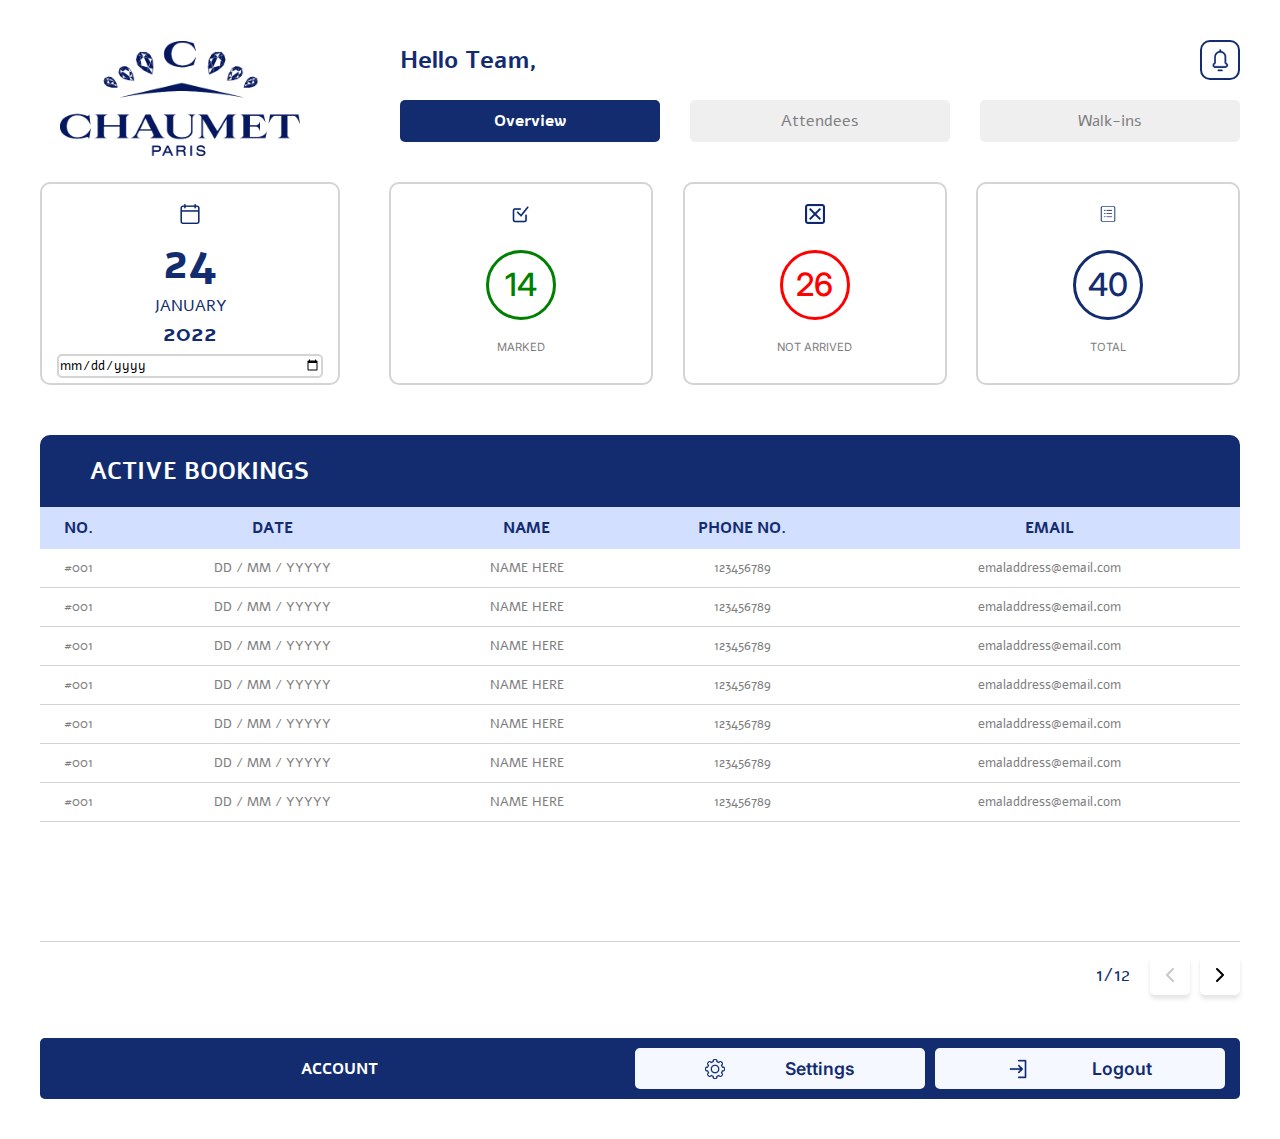
<file: index.html>
<!DOCTYPE html>
<html lang="en">

<head>

  <meta charset="UTF-8">
  <meta http-equiv="X-UA-Compatible" content="IE=edge">
  <meta name="viewport" content="width=device-width, initial-scale=1.0">
  <link rel="icon" href="./favicon.ico" />

  <link rel="stylesheet" href="./css/index.min.css">

  <title>Chaumet dashboard</title>
</head>

<body>

  <div class="notifications-container close">
    <div class="header">
      <p>Notifications</p>
      <button class="read">Mark all as read</button>
    </div>
    <div class="notification">
      <div class="image-container">
        <div class="img"></div>
      </div>
      <div class="text-container">
        <p class="title">Somebody just booked a ticket</p>
        <p class="time">10 min ago</p>
      </div>
    </div>
    <div class="notification">
      <div class="image-container">
        <div class="img"></div>
      </div>
      <div class="text-container">
        <p class="title">Somebody just booked a ticket</p>
        <p class="time">10 min ago</p>
      </div>
    </div>
    <div class="notification">
      <div class="image-container">
        <div class="img"></div>
      </div>
      <div class="text-container">
        <p class="title">Somebody just booked a ticket</p>
        <p class="time">10 min ago</p>
      </div>
    </div>
    <div class="notification">
      <div class="image-container">
        <div class="img"></div>
      </div>
      <div class="text-container">
        <p class="title">Somebody just booked a ticket</p>
        <p class="time">10 min ago</p>
      </div>
    </div>
    <div class="notification">
      <div class="image-container">
        <div class="img"></div>
      </div>
      <div class="text-container">
        <p class="title">Somebody just booked a ticket</p>
        <p class="time">10 min ago</p>
      </div>
    </div>
    <div class="notification">
      <div class="image-container">
        <div class="img"></div>
      </div>
      <div class="text-container">
        <p class="title">Somebody just booked a ticket</p>
        <p class="time">10 min ago</p>
      </div>
    </div>
    <button class="clear">Clear</button>
  </div>

  <section class="header">
    <div class="logo-container">
      <img src="./images/logo.png" alt="Chaumet">
    </div>
    <div class="right-side">
      <div class="top-container">
        <p>Hello Team,</p>
        <div class="notifications-button-container">
          <button class="notifications-button" onclick="showNotifications()">
            <img src="./icons/notification.png" alt="notifications">
          </button>
        </div>
      </div>

      <div class="tabs-container">
        <button onclick="showSection(event, 'overview')" class="tab-button active">
          <p>Overview</p>
        </button>
        <button onclick="showSection(event, 'attendees')" class="tab-button">
          <p>Attendees</p>
        </button>
        <button onclick="showSection(event, 'walk-ins')" class="tab-button">
          <p>Walk-ins</p>
        </button>
      </div>
    </div>
  </section>

  <section class="tab-content" id="overview">
    <div class="cards-container">
      <div class="date-card">
        <img src="./icons/calendar.png" alt="date">
        <p id="current-date"></p>
        <p class="month">JANUARY</p>
        <p class="year">2022</p>
        <input onchange="setDate()" type="date" min="2022-01-13" max="2022-01-24" id="date-card" class="date-input">
      </div>

      <div class="green-card">
        <img src="./icons/check-box.png" alt="present">
        <p class="number">14</p>
        <p class="sub-text">MARKED</p>
      </div>
      <div class="red-card">
        <img src="./icons/cross.png" alt="not arrived">
        <p class="number">26</p>
        <p class="sub-text">NOT ARRIVED</p>
      </div>
      <div class="blue-card">
        <img src="./icons/total.png" alt="total">
        <p class="number">40</p>
        <p class="sub-text">TOTAL</p>
      </div>
    </div>

    <div class="table-container" style="height: 507px;">
      <div class="title">
        ACTIVE BOOKINGS
      </div>
      <table>
        <thead>
          <th id="no">NO.</th>
          <th id="date">DATE</th>
          <th id="name">NAME</th>
          <th id="phone">PHONE NO.</th>
          <th id="email">EMAIL</th>
        </thead>
        <tbody>
          <tr>
            <td>#001</td>
            <td>DD / MM / YYYYY</td>
            <td>NAME HERE</td>
            <td>123456789</td>
            <td>emaladdress@email.com</td>
          </tr>
          <tr>
            <td>#001</td>
            <td>DD / MM / YYYYY</td>
            <td>NAME HERE</td>
            <td>123456789</td>
            <td>emaladdress@email.com</td>
          </tr>
          <tr>
            <td>#001</td>
            <td>DD / MM / YYYYY</td>
            <td>NAME HERE</td>
            <td>123456789</td>
            <td>emaladdress@email.com</td>
          </tr>
          <tr>
            <td>#001</td>
            <td>DD / MM / YYYYY</td>
            <td>NAME HERE</td>
            <td>123456789</td>
            <td>emaladdress@email.com</td>
          </tr>
          <tr>
            <td>#001</td>
            <td>DD / MM / YYYYY</td>
            <td>NAME HERE</td>
            <td>123456789</td>
            <td>emaladdress@email.com</td>
          </tr>
          <tr>
            <td>#001</td>
            <td>DD / MM / YYYYY</td>
            <td>NAME HERE</td>
            <td>123456789</td>
            <td>emaladdress@email.com</td>
          </tr>
          <tr>
            <td>#001</td>
            <td>DD / MM / YYYYY</td>
            <td>NAME HERE</td>
            <td>123456789</td>
            <td>emaladdress@email.com</td>
          </tr>

        </tbody>
      </table>
    </div>
    <div class="pagination">
      <p>1/12</p>
      <button class="left"><img src="./icons/left.svg" alt="previous"></button>
      <button class="right"><img src="./icons/right.svg" alt="next"></button>
    </div>
  </section>

  <section class="tab-content" id="attendees">

    <div class="table-container" style="height: 688px;">
      <div class="title">
        ATTENDEES
      </div>
      <table>
        <thead>
          <th id="no">NO.</th>
          <th id="present">PRESENT</th>
          <th id="date">DATE</th>
          <th id="name">NAME</th>
          <th id="phone">PHONE NO.</th>
          <th id="province">PROVINCE</th>
          <th id="email">EMAIL</th>
        </thead>
        <tbody>
          <tr>
            <td>#001</td>
            <td><input onclick="this.checked=!this.checked;" checked type="checkbox" name="present" id="present"></td>
            <td>DD / MM / YYYYY</td>
            <td>NAME HERE</td>
            <td>123456789</td>
            <td>EASTERN PROVINCE</td>
            <td>emaladdress@email.com</td>
          </tr>
          <tr>
            <td>#001</td>
            <td><input onclick="this.checked=!this.checked;" type="checkbox" name="present" id="present"></td>
            <td>DD / MM / YYYYY</td>
            <td>NAME HERE</td>
            <td>123456789</td>
            <td>EASTERN PROVINCE</td>
            <td>emaladdress@email.com</td>
          </tr>
          <tr>
            <td>#001</td>
            <td><input onclick="this.checked=!this.checked;" checked type="checkbox" name="present" id="present"></td>
            <td>DD / MM / YYYYY</td>
            <td>NAME HERE</td>
            <td>123456789</td>
            <td>EASTERN PROVINCE</td>
            <td>emaladdress@email.com</td>
          </tr>
          <tr>
            <td>#001</td>
            <td><input onclick="this.checked=!this.checked;" checked type="checkbox" name="present" id="present"></td>
            <td>DD / MM / YYYYY</td>
            <td>NAME HERE</td>
            <td>123456789</td>
            <td>EASTERN PROVINCE</td>
            <td>emaladdress@email.com</td>
          </tr>
          <tr>
            <td>#001</td>
            <td><input onclick="this.checked=!this.checked;" checked type="checkbox" name="present" id="present"></td>
            <td>DD / MM / YYYYY</td>
            <td>NAME HERE</td>
            <td>123456789</td>
            <td>EASTERN PROVINCE</td>
            <td>emaladdress@email.com</td>
          </tr>
          <tr>
            <td>#001</td>
            <td><input onclick="this.checked=!this.checked;" type="checkbox" name="present" id="present"></td>
            <td>DD / MM / YYYYY</td>
            <td>NAME HERE</td>
            <td>123456789</td>
            <td>EASTERN PROVINCE</td>
            <td>emaladdress@email.com</td>
          </tr>
          <tr>
            <td>#001</td>
            <td><input onclick="this.checked=!this.checked;" type="checkbox" name="present" id="present"></td>
            <td>DD / MM / YYYYY</td>
            <td>NAME HERE</td>
            <td>123456789</td>
            <td>EASTERN PROVINCE</td>
            <td>emaladdress@email.com</td>
          </tr>
          <tr>
            <td>#001</td>
            <td><input onclick="this.checked=!this.checked;" type="checkbox" name="present" id="present"></td>
            <td>DD / MM / YYYYY</td>
            <td>NAME HERE</td>
            <td>123456789</td>
            <td>EASTERN PROVINCE</td>
            <td>emaladdress@email.com</td>
          </tr>
          <tr>
            <td>#001</td>
            <td><input onclick="this.checked=!this.checked;" type="checkbox" name="present" id="present"></td>
            <td>DD / MM / YYYYY</td>
            <td>NAME HERE</td>
            <td>123456789</td>
            <td>EASTERN PROVINCE</td>
            <td>emaladdress@email.com</td>
          </tr>
          <tr>
            <td>#001</td>
            <td><input onclick="this.checked=!this.checked;" type="checkbox" name="present" id="present"></td>
            <td>DD / MM / YYYYY</td>
            <td>NAME HERE</td>
            <td>123456789</td>
            <td>EASTERN PROVINCE</td>
            <td>emaladdress@email.com</td>
          </tr>
          <tr>
            <td>#001</td>
            <td><input onclick="this.checked=!this.checked;" type="checkbox" name="present" id="present"></td>
            <td>DD / MM / YYYYY</td>
            <td>NAME HERE</td>
            <td>123456789</td>
            <td>EASTERN PROVINCE</td>
            <td>emaladdress@email.com</td>
          </tr>
          <tr>
            <td>#001</td>
            <td><input onclick="this.checked=!this.checked;" type="checkbox" name="present" id="present"></td>
            <td>DD / MM / YYYYY</td>
            <td>NAME HERE</td>
            <td>123456789</td>
            <td>EASTERN PROVINCE</td>
            <td>emaladdress@email.com</td>
          </tr>
          <tr>
            <td>#001</td>
            <td><input onclick="this.checked=!this.checked;" type="checkbox" name="present" id="present"></td>
            <td>DD / MM / YYYYY</td>
            <td>NAME HERE</td>
            <td>123456789</td>
            <td>EASTERN PROVINCE</td>
            <td>emaladdress@email.com</td>
          </tr>

        </tbody>
        </tbody>
      </table>
    </div>
    <div class="pagination">
      <p>1/12</p>
      <button class="left"><img src="./icons/left.svg" alt="previous"></button>
      <button class="right"><img src="./icons/right.svg" alt="next"></button>
    </div>
  </section>

  <section class="tab-content" id="walk-ins">
    <div class="modal">
      <h1>Registered!</h1>
      <p>The registratoin was successful</p>
    </div>
    <div class="heading">WALK-INS</div>
    <div class="form-body">
      <form action="">

        <div class="title-container" style="position: relative;">
          <label for="mr">
            Title
          </label>
          <p>Mr.</p>
          <input onclick="changeTitle()" class="checkbox" id="mr" type="checkbox" name="mr" value=true>
          <p>Mrs.</p>
          <input onclick="changeTitle()" class="checkbox" id="mrs" type="checkbox" name="mr" value=false>
          <p class="error" id="title" style="top: 30px;">This field is required</p>
        </div>

        <div style="position: relative; width: 100%;">
          <input onchange="setFirstName()" required type="text" name="first-name" placeholder="First name"
            class="first-name">
          <p class="error" id="first-name" style="top: 75px;">This field is required</p>
        </div>

        <div style="position: relative; width: 100%;">
          <input onchange="setLastName()" required type="text" name="last-name" placeholder="Last name"
            class="last-name">
          <p class="error" id="last-name" style="top: 75px;">This field is required</p>
        </div>

        <div style="position: relative; width: 48%;">
          <select onchange="setProvince()" required name="province" id="province" style="width: 100%">
            <option value="" selected hidden class="placeholder">Province</option>
            <option value="Al-Bahah Province">Al-Bahah Province</option>
            <option value="Al-Jawf Province">Al-Jawf Province</option>
            <option value="Aseer Province">Aseer Province</option>
            <option value="Eastern Province">Eastern Province</option>
            <option value="Ha'il Province">Ha'il Province</option>
            <option value="Jizan Province">Jizan Province</option>
            <option value="Madinah Province">Madinah Province</option>
            <option value="Makkah Province">Makkah Province</option>
            <option value="Najran Province">Najran Province</option>
            <option value="Qassim Province">Qassim Province</option>
            <option value="Riyadh Province">Riyadh Province</option>
            <option value="Tabuk Province">Tabuk Province</option>
          </select>
          <p class="error" id="province" style="top: 65px;">This field is required</p>
        </div>

        <div style="position: relative; width: 48%">
          <input onchange="setNumber()" required type="text" name="phone" placeholder="Phone number" class="phone">
          <p class="error" id="phone" style="top: 75px;">Invalid phone number</p>
        </div>

        <div style="position: relative; width: 100%">
          <input onchange="setEmail()" required type="email" name="email" placeholder="Email" class="email">
          <p class="error" id="email" style="top: 75px;">Invalid email</p>
        </div>

        <div style="position: relative; width: 50%;">
          <p class="date-text">Select date</p>
          <p class="error" id="date" style="left: 80px;">This field is required</p>
        </div>
        <input onchange="setPickedDate()" required type="date" name="date" class="date" min="2022-01-13"
          max="2022-01-24">

        <div class="buttons-wrapper">
          <div class="buttons-container">
            <button onclick="discard()" class="discard" type="reset"><img src="./icons/close.png"
                alt="Discard">Discard</button>
            <button class="confirm" type="button" onclick="showModal()"><img src="./icons/check.png"
                alt="Confirm">Confirm</button>
          </div>
        </div>

      </form>
    </div>
  </section>

  <section class="footer">
    <p>ACCOUNT</p>
    <a href="./pages/settings.html" class="footer-button"><img src="./icons/settings.png" alt="settings">Settings</a>
    <a href="./pages/login.html" class="footer-button"><img src="./icons/logout.png" alt="logout">Logout</a>
  </section>

  <script src="./javascript/main.js"></script>

</body>

</html>
</file>
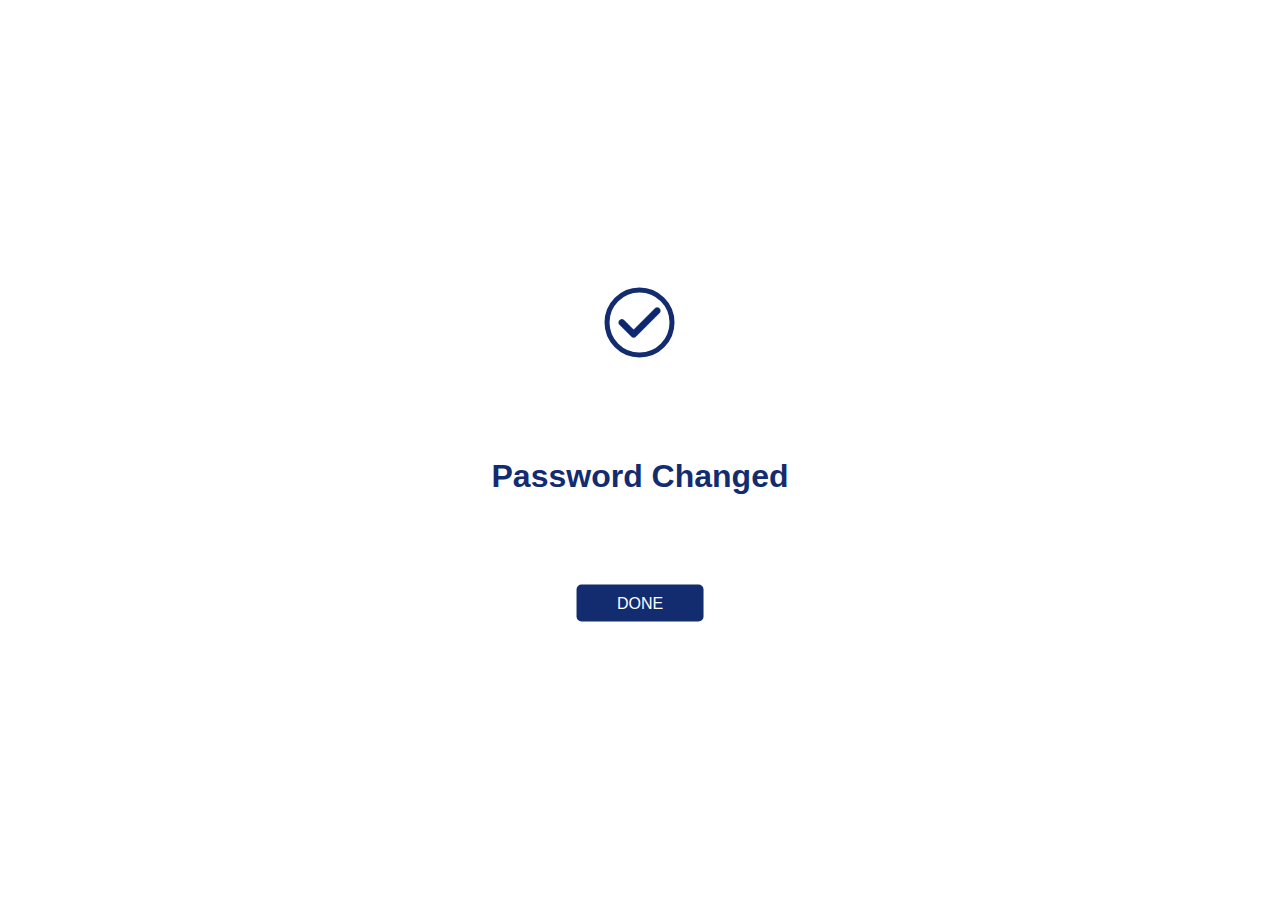
<file: pages/changed.html>
<!DOCTYPE html>
<html lang="en">

<head>
    <meta charset="UTF-8">
    <meta http-equiv="X-UA-Compatible" content="IE=edge">
    <meta name="viewport" content="width=device-width, initial-scale=1.0">
    <title>KSA password updated</title>

    <style>
        .container {
            position: absolute;
            top: 50%;
            left: 50%;
            transform: translate(-50%, -50%);
            text-align: center;
        }

        .container .image-container {
            position: relative;
            width: 60px;
            height: 60px;
            margin: auto;
            border: 5px solid #132C70;
            border-radius: 500px;
        }

        .container .image-container img {
            position: absolute;
            top: 50%;
            left: 50%;
            transform: translate(-50%, -50%);
            width: 70%;
        }

        h1 {
            font-family: Inter, sans-serif;
            color: #132C70;
            margin: 100px 0;
        }

        a {
            background-color: #132C70;
            color: white;
            padding: 10px 40px;
            border-radius: 5px;
            text-decoration: none;
            font-family: Inter, sans-serif;
        }
    </style>

</head>

<body>
    <div class="container">
        <div class="image-container">
            <img src="../icons/check-blue.png" alt="Check">
        </div>
        <h1>Password Changed</h1>
        <a href="../index.html">DONE</a>
    </div>
</body>

</html>
</file>
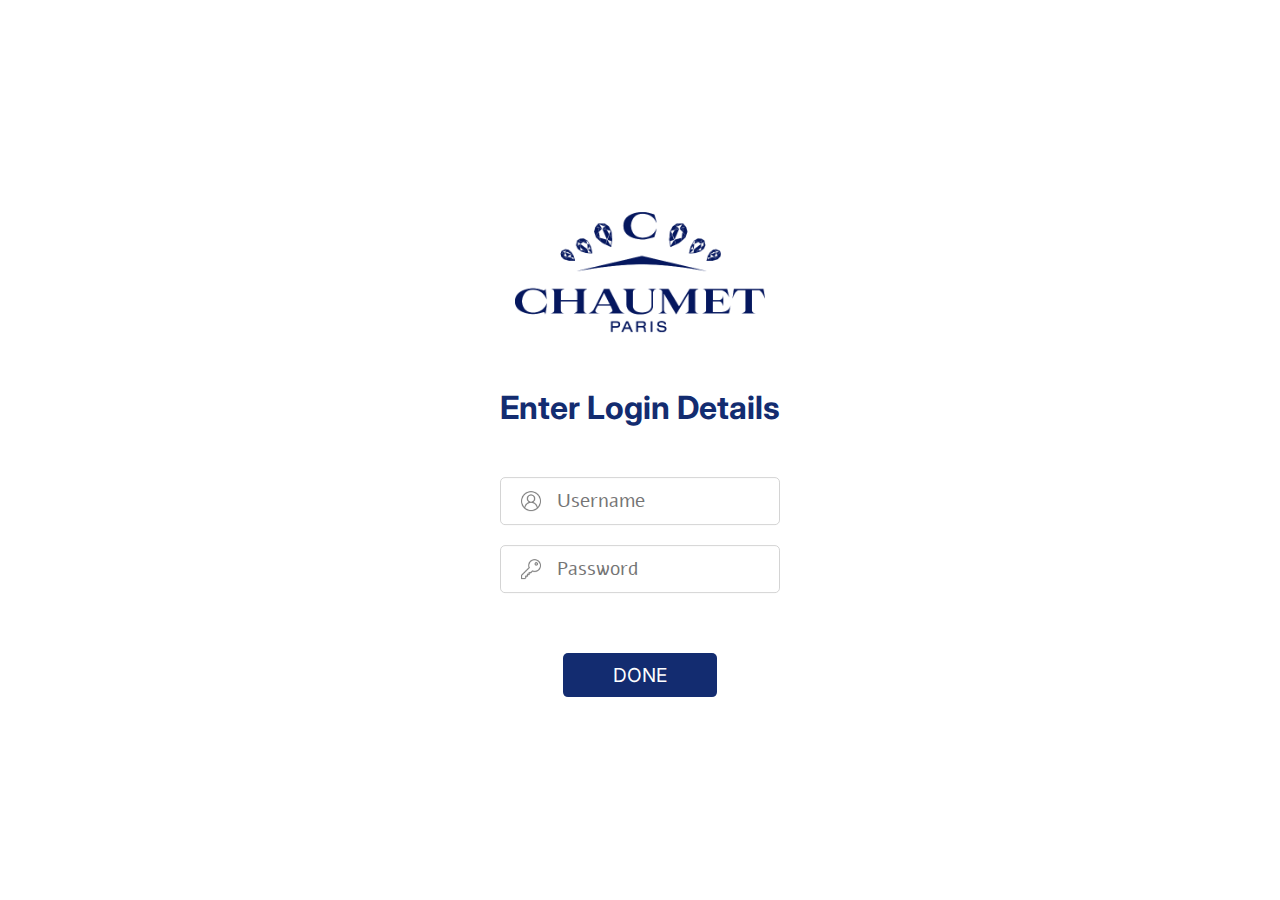
<file: pages/login.html>
<!DOCTYPE html>
<html lang="en">

<head>
    <meta charset="UTF-8">
    <meta http-equiv="X-UA-Compatible" content="IE=edge">
    <meta name="viewport" content="width=device-width, initial-scale=1.0">
    <link rel="stylesheet" href="../css/login.min.css">
    <title>KSA login</title>
</head>

<body>
    <div class="login-container">
        <form action="">
            <img src="../images/logo.png" alt="Chaumet" class="logo">
            <h1>Enter Login Details</h1>
            <div class="username-container">
                <img src="../icons/user.png" alt="Username">
                <input placeholder="Username" type="text" name="username">
            </div>
            <div class="password-container">
                <img src="../icons/key.png" alt="Password">
                <input placeholder="Password" type="password" name="password">
            </div>
            <a href="../index.html">DONE</a>
        </form>
    </div>
</body>

</html>
</file>
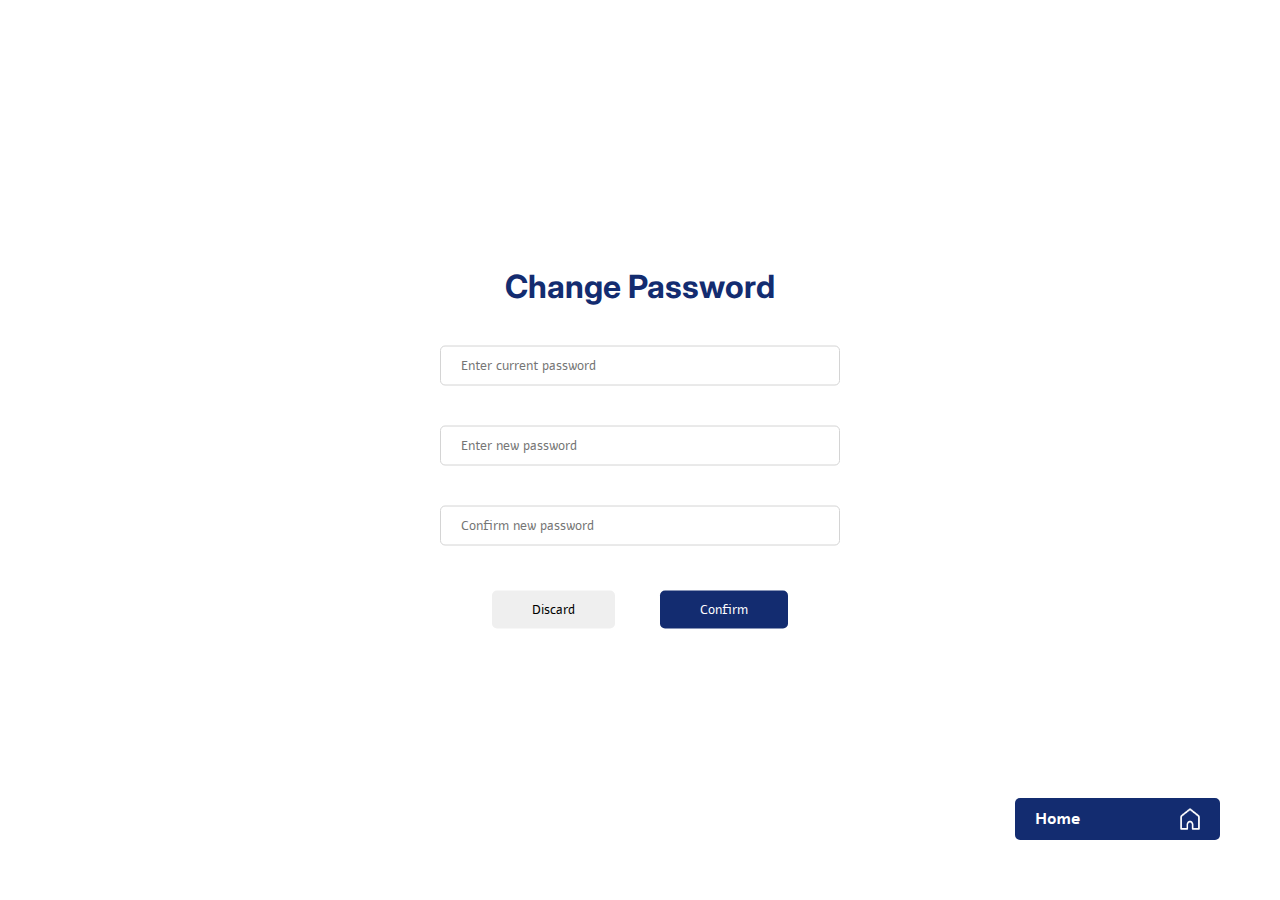
<file: pages/password.html>
<!DOCTYPE html>
<html lang="en">

<head>
    <meta charset="UTF-8">
    <meta http-equiv="X-UA-Compatible" content="IE=edge">
    <meta name="viewport" content="width=device-width, initial-scale=1.0">
    <link rel="stylesheet" href="../css/password.min.css">
    <title>KSA password</title>
</head>

<body>
    <div class="password-container">
        <form action="./changed.html">
            <h1>
                Change Password
            </h1>
            <input type="password" placeholder="Enter current password">
            <input type="password" placeholder="Enter new password">
            <input type="password" placeholder="Confirm new password">
            <button type="reset">Discard</button>
            <button type="submit">Confirm</button>
        </form>
    </div>
    <a href="../index.html" class="home-button">
        <p>Home</p><img src="../icons/home.png" alt="Home">
    </a>
</body>

</html>
</file>
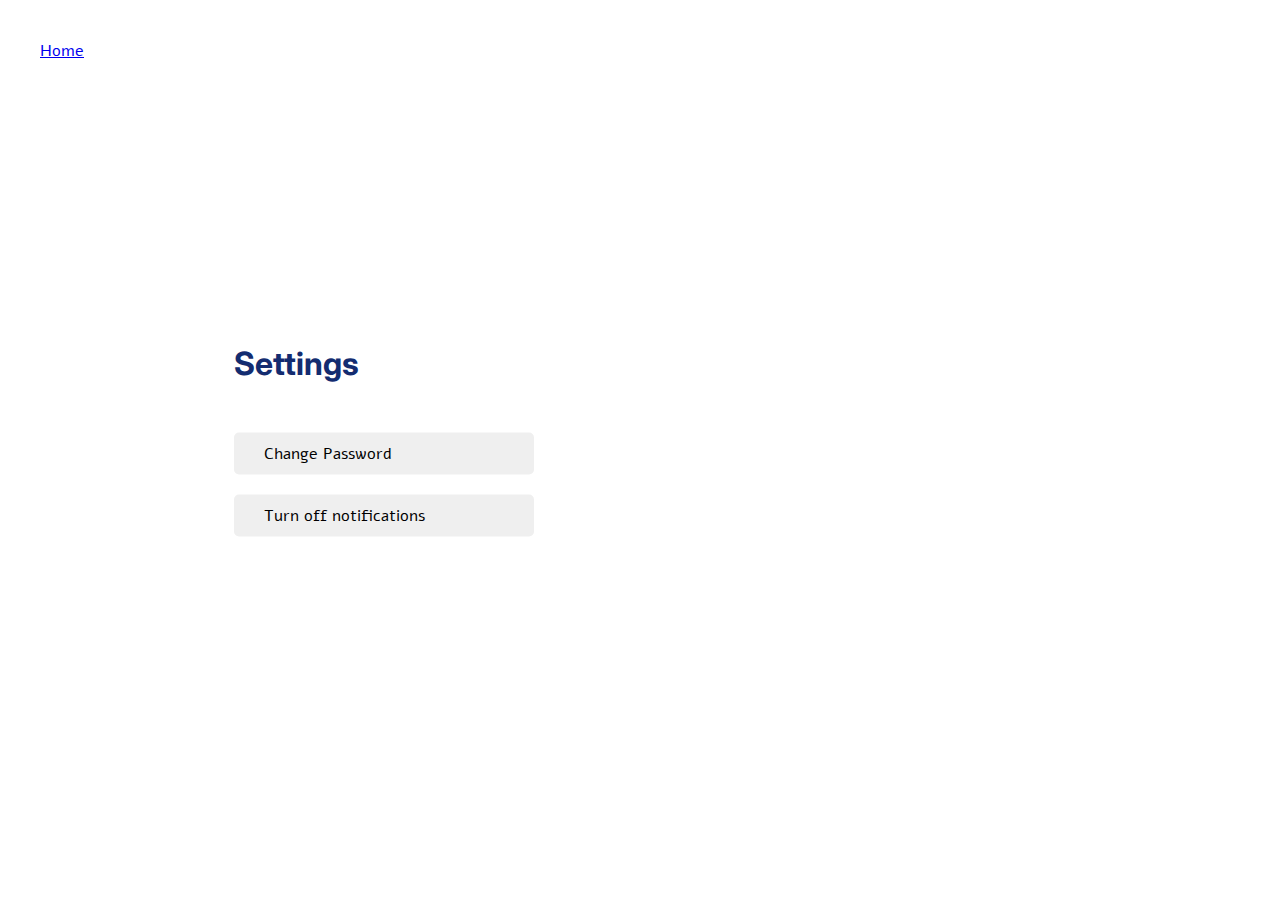
<file: pages/settings.html>
<!DOCTYPE html>
<html lang="en">

<head>
    <meta charset="UTF-8">
    <meta http-equiv="X-UA-Compatible" content="IE=edge">
    <meta name="viewport" content="width=device-width, initial-scale=1.0">
    <link rel="stylesheet" href="../css/settings.min.css">
    <title>KSA settings</title>
</head>

<body>

    <div class="settings-container">
        <h1>Settings</h1>
        <div class="button-container">
            <a href="./password.html">Change Password</a>
        </div>
        <div class="button-container">
            <a href="#">Turn off notifications</a>
        </div>
    </div>
    <a href="../index.html" class="home-button">
        <p>Home</p><img src="../icons/home.png" alt="Home">
    </a>

</body>

</html>
</file>
<file: css/index.min.css>
@import url("https://fonts.googleapis.com/css2?family=Alef:wght@400;700&family=Inter:wght@200;300;400;500&family=Lateef&family=Roboto:wght@100;300;400;500&display=swap");
* {
  margin: 0;
  padding: 0;
  -webkit-box-sizing: border-box;
          box-sizing: border-box;
  font-family: Alef, sans-serif;
}

body {
  padding: 40px;
}

input::-webkit-outer-spin-button,
input::-webkit-inner-spin-button {
  -webkit-appearance: none;
  margin: 0;
}

input[type="number"] {
  -moz-appearance: textfield;
}

.modal {
  display: none;
  position: fixed;
  top: 40%;
  left: 50%;
  -webkit-transform: translate(-50%, -50%);
          transform: translate(-50%, -50%);
  background-color: white;
  padding: 20px 30px;
  -webkit-box-shadow: 0 5px 10px rgba(0, 0, 0, 0.2);
          box-shadow: 0 5px 10px rgba(0, 0, 0, 0.2);
  border-radius: 10px;
  text-align: center;
  z-index: 10;
}

.modal h1 {
  color: #132c70;
  font-size: 3rem;
}

.modal p {
  color: black;
  font-size: 1.5rem;
  margin: 10px;
}

.modal.show {
  display: block;
}

p.error {
  display: none;
  position: absolute;
  left: 10px;
  margin: 0 !important;
  color: red;
  font-size: 0.9rem !important;
}

p.error.show {
  display: block;
}

.notifications-container {
  position: absolute;
  background-color: white;
  top: 90px;
  right: 40px;
  text-align: center;
  -webkit-box-shadow: 8px 8px 68px rgba(0, 0, 0, 0.15);
          box-shadow: 8px 8px 68px rgba(0, 0, 0, 0.15);
  border-radius: 8px;
  padding: 20px 30px;
  width: 400px;
  z-index: 10;
}

.notifications-container.close {
  display: none;
}

.notifications-container .header {
  display: -webkit-box;
  display: -ms-flexbox;
  display: flex;
  -webkit-box-align: center;
      -ms-flex-align: center;
          align-items: center;
  -webkit-box-pack: justify;
      -ms-flex-pack: justify;
          justify-content: space-between;
  margin-bottom: 20px;
}

.notifications-container .header p {
  font-family: Inter, sans-serif;
  font-weight: 700;
}

.notifications-container .header button.read {
  background-color: transparent;
  border: none;
  color: #103188;
  font-family: Inter, sans-serif;
  cursor: pointer;
}

.notifications-container .notification {
  display: -webkit-box;
  display: -ms-flexbox;
  display: flex;
  -webkit-box-align: center;
      -ms-flex-align: center;
          align-items: center;
  -webkit-box-pack: justify;
      -ms-flex-pack: justify;
          justify-content: space-between;
  -ms-flex-wrap: wrap;
      flex-wrap: wrap;
  padding: 10px;
  text-align: left;
  border-bottom: 1px solid #d4d4d4;
}

.notifications-container .notification .image-container {
  width: 20%;
}

.notifications-container .notification .image-container .img {
  width: 50px;
  height: 50px;
  border-radius: 500px;
  background-color: #c4c4c4;
}

.notifications-container .notification .text-container {
  width: 78%;
  color: #7e7e7e;
}

.notifications-container .notification .text-container p.title {
  font-size: 1.1rem;
}

.notifications-container .notification .text-container p.time {
  font-size: 0.9rem;
}

.notifications-container button.clear {
  background-color: transparent;
  border: none;
  color: #103188;
  font-family: Inter, sans-serif;
  margin-top: 20px;
  cursor: pointer;
}

section.header {
  display: -webkit-box;
  display: -ms-flexbox;
  display: flex;
  -webkit-box-align: center;
      -ms-flex-align: center;
          align-items: center;
  -webkit-box-pack: justify;
      -ms-flex-pack: justify;
          justify-content: space-between;
}

section.header .logo-container {
  width: 20%;
  margin-left: 20px;
}

section.header .logo-container img {
  width: 100%;
}

section.header .right-side {
  width: 70%;
}

section.header .right-side .top-container {
  display: -webkit-box;
  display: -ms-flexbox;
  display: flex;
  -webkit-box-pack: justify;
      -ms-flex-pack: justify;
          justify-content: space-between;
  -webkit-box-align: center;
      -ms-flex-align: center;
          align-items: center;
}

section.header .right-side .top-container p {
  font-family: Alef, sans-serif;
  font-size: 1.5rem;
  font-weight: 700;
  color: #132c70;
}

section.header .right-side .top-container .notifications-button-container {
  width: 40px;
  height: 40px;
}

section.header .right-side .top-container .notifications-button-container .notifications-button {
  position: relative;
  background-color: white;
  width: 100%;
  height: 100%;
  border: 2px solid #132c70;
  border-radius: 10px;
  cursor: pointer;
}

section.header .right-side .top-container .notifications-button-container .notifications-button img {
  position: absolute;
  left: 50%;
  top: 50%;
  -webkit-transform: translate(-50%, -50%);
          transform: translate(-50%, -50%);
  width: 60%;
}

section.header .right-side .tabs-container {
  display: -webkit-box;
  display: -ms-flexbox;
  display: flex;
  -webkit-box-pack: justify;
      -ms-flex-pack: justify;
          justify-content: space-between;
  -webkit-box-align: center;
      -ms-flex-align: center;
          align-items: center;
  text-align: center;
  margin: 20px 0;
}

section.header .right-side .tabs-container .tab-button {
  width: 31%;
  background-color: #efefef;
  color: #7e7e7e;
  border-radius: 5px;
  padding: 10px 0;
  cursor: pointer;
  border: none;
  font-size: 1rem;
}

section.header .right-side .tabs-container .tab-button.active {
  background-color: #132c70;
  color: white;
  font-weight: 700;
}

section.tab-content {
  display: none;
}

section.tab-content#overview {
  display: block;
}

section.tab-content#overview .cards-container {
  display: -webkit-box;
  display: -ms-flexbox;
  display: flex;
  -webkit-box-align: stretch;
      -ms-flex-align: stretch;
          align-items: stretch;
  -webkit-box-pack: justify;
      -ms-flex-pack: justify;
          justify-content: space-between;
  margin-top: 20px;
}

section.tab-content#overview .cards-container .date-card {
  width: 25%;
  margin-right: 20px;
  text-align: center;
  border: 2px solid #d4d4d4;
  border-radius: 10px;
  text-align: center;
  color: #132c70;
  padding: 20px 0 5px 0;
  overflow: hidden;
}

section.tab-content#overview .cards-container .date-card input#date-card {
  width: 90%;
  border-radius: 5px;
  border: 2px solid #d4d4d4;
  margin-top: 5px;
  cursor: pointer;
}

section.tab-content#overview .cards-container .date-card img {
  width: 20px;
}

section.tab-content#overview .cards-container .date-card p#current-date {
  font-size: 3rem;
  font-weight: 700;
}

section.tab-content#overview .cards-container .date-card p.year {
  font-size: 1.5rem;
  font-weight: 700;
}

section.tab-content#overview .cards-container .green-card,
section.tab-content#overview .cards-container .blue-card,
section.tab-content#overview .cards-container .red-card {
  width: 22%;
  margin-left: 10px;
  text-align: center;
  border: 2px solid #d4d4d4;
  border-radius: 10px;
  padding: 20px 0;
  color: #132c70;
}

section.tab-content#overview .cards-container .green-card img,
section.tab-content#overview .cards-container .blue-card img,
section.tab-content#overview .cards-container .red-card img {
  width: 20px;
}

section.tab-content#overview .cards-container .green-card .number,
section.tab-content#overview .cards-container .blue-card .number,
section.tab-content#overview .cards-container .red-card .number {
  font-family: Inter, sans-serif;
  width: 70px;
  height: 70px;
  margin: 20px auto;
  padding-top: 12px;
  font-size: 2rem;
  font-weight: 500;
  border: 3px solid;
  border-radius: 500px;
}

section.tab-content#overview .cards-container .green-card p.sub-text,
section.tab-content#overview .cards-container .blue-card p.sub-text,
section.tab-content#overview .cards-container .red-card p.sub-text {
  font-family: Inter, sans-serif;
  font-size: 0.7rem;
  color: #7e7e7e;
}

section.tab-content#overview .cards-container .green-card .number {
  border-color: green;
  color: green;
}

section.tab-content#overview .cards-container .red-card .number {
  border-color: red;
  color: red;
}

section.tab-content#walk-ins {
  margin-top: 50px;
}

section.tab-content#walk-ins .heading {
  background-color: #132c70;
  color: white;
  font-size: 1.5rem;
  font-weight: 700;
  padding: 20px 50px;
  border-radius: 10px 10px 0 0;
}

section.tab-content#walk-ins .form-body {
  padding: 100px 50px;
}

section.tab-content#walk-ins .form-body form {
  display: -webkit-box;
  display: -ms-flexbox;
  display: flex;
  -webkit-box-align: center;
      -ms-flex-align: center;
          align-items: center;
  -webkit-box-pack: justify;
      -ms-flex-pack: justify;
          justify-content: space-between;
  -ms-flex-wrap: wrap;
      flex-wrap: wrap;
}

section.tab-content#walk-ins .form-body form .title-container {
  display: -webkit-box;
  display: -ms-flexbox;
  display: flex;
  width: 100%;
  margin-bottom: 20px;
}

section.tab-content#walk-ins .form-body form .title-container label {
  font-size: 1.2rem;
  color: #7e7e7e;
  margin-right: 10px;
  padding: 5px;
}

section.tab-content#walk-ins .form-body form .title-container p {
  margin: 5px;
  margin-left: 20px;
  font-size: 1.2rem;
}

section.tab-content#walk-ins .form-body form .title-container input.checkbox {
  width: 20px;
  height: 20px;
  margin-top: 7px;
}

section.tab-content#walk-ins .form-body form input {
  background-color: white;
  font-size: 1.5rem;
  padding: 10px 30px;
  margin: 20px 0;
  border: 1px solid #d4d4d4;
  border-radius: 5px;
}

section.tab-content#walk-ins .form-body form input:focus {
  outline: none;
}

section.tab-content#walk-ins .form-body form input.first-name,
section.tab-content#walk-ins .form-body form input.last-name,
section.tab-content#walk-ins .form-body form input.email {
  width: 100%;
}

section.tab-content#walk-ins .form-body form input.phone,
section.tab-content#walk-ins .form-body form select#province {
  width: 100%;
}

section.tab-content#walk-ins .form-body form select#province {
  background-color: white;
  font-size: 1.5rem;
  padding: 10px 30px;
  margin: 10px 0;
  border: 1px solid #d4d4d4;
  border-radius: 5px;
  -webkit-appearance: none;
     -moz-appearance: none;
          appearance: none;
}

section.tab-content#walk-ins .form-body form select#province:invalid {
  color: #7e7e7e;
}

section.tab-content#walk-ins .form-body form p.date-text {
  margin-top: 30px;
  text-align: center;
  font-size: 2rem;
  font-family: Inter, sans-serif;
  font-weight: 700;
  color: #132c70;
}

section.tab-content#walk-ins .form-body form input.date {
  margin-top: 40px;
  width: 50%;
  color: #132c70;
  font-family: Inter, sans-serif;
  font-weight: 500;
}

section.tab-content#walk-ins .form-body form .buttons-wrapper {
  width: 100%;
  margin-top: 50px;
  display: -webkit-box;
  display: -ms-flexbox;
  display: flex;
  -webkit-box-align: center;
      -ms-flex-align: center;
          align-items: center;
  -webkit-box-pack: end;
      -ms-flex-pack: end;
          justify-content: flex-end;
}

section.tab-content#walk-ins .form-body form .buttons-wrapper .buttons-container {
  display: -webkit-box;
  display: -ms-flexbox;
  display: flex;
  -webkit-box-align: center;
      -ms-flex-align: center;
          align-items: center;
  -webkit-box-pack: justify;
      -ms-flex-pack: justify;
          justify-content: space-between;
  width: 50%;
}

section.tab-content#walk-ins .form-body form .buttons-wrapper .buttons-container button {
  display: -webkit-box;
  display: -ms-flexbox;
  display: flex;
  -webkit-box-align: center;
      -ms-flex-align: center;
          align-items: center;
  -ms-flex-pack: distribute;
      justify-content: space-around;
  width: 45%;
  font-family: Inter, sans-serif;
  font-size: 1.2rem;
  font-weight: 500;
  padding: 10px 0;
  cursor: pointer;
  border: none;
  border-radius: 5px;
}

section.tab-content#walk-ins .form-body form .buttons-wrapper .buttons-container button img {
  width: 20px;
  height: 20px;
}

section.tab-content#walk-ins .form-body form .buttons-wrapper .buttons-container button.discard {
  background-color: #e0e0e0;
  color: #575757;
}

section.tab-content#walk-ins .form-body form .buttons-wrapper .buttons-container button.confirm {
  background-color: #132c70;
  color: white;
}

section.footer {
  right: 40px;
  display: -webkit-box;
  display: -ms-flexbox;
  display: flex;
  -webkit-box-align: center;
      -ms-flex-align: center;
          align-items: center;
  -webkit-box-pack: center;
      -ms-flex-pack: center;
          justify-content: center;
  background-color: #132c70;
  color: white;
  font-family: Inter, sans-serif;
  font-weight: 600;
  text-align: center;
  margin-top: 30px;
  padding: 5px 10px;
  border-radius: 5px;
}

section.footer p {
  width: 50%;
}

section.footer a.footer-button {
  display: -webkit-box;
  display: -ms-flexbox;
  display: flex;
  -webkit-box-align: center;
      -ms-flex-align: center;
          align-items: center;
  -webkit-box-pack: space-evenly;
      -ms-flex-pack: space-evenly;
          justify-content: space-evenly;
  background-color: #f5f8ff;
  width: 25%;
  padding: 10px;
  margin: 5px;
  font-family: Inter, sans-serif;
  font-size: 1.1rem;
  font-weight: 600;
  color: #132c70;
  border: none;
  cursor: pointer;
  border-radius: 5px;
  text-decoration: none;
}

section.footer a.footer-button img {
  width: 20px;
}

.table-container {
  margin-top: 50px;
  border-bottom: 1px solid #d4d4d4;
  min-height: 500px;
}

.table-container .title {
  background-color: #132c70;
  color: white;
  font-size: 1.5rem;
  font-weight: 700;
  padding: 20px 50px;
  border-radius: 10px 10px 0 0;
}

.table-container table {
  width: 100%;
  border-collapse: collapse;
  text-align: center;
  font-family: Inter, sans-serif;
}

.table-container table thead th {
  background-color: #d3dfff;
  color: #132c70;
  font-weight: 700;
  padding: 10px 0;
}

.table-container table tbody {
  width: 100%;
  color: #7e7e7e;
  font-size: 0.8rem;
}

.table-container table tbody tr {
  border-bottom: 1px solid #d4d4d4;
}

.table-container table tbody tr td {
  padding: 10px 0;
  border: none;
}

.pagination {
  display: -webkit-box;
  display: -ms-flexbox;
  display: flex;
  -webkit-box-align: center;
      -ms-flex-align: center;
          align-items: center;
  -webkit-box-pack: end;
      -ms-flex-pack: end;
          justify-content: flex-end;
  padding: 10px 0;
}

.pagination p {
  margin: 10px;
  font-size: 1.2rem;
  font-weight: 400;
  color: #132c70;
}

.pagination button {
  background-color: white;
  border: none;
  border-radius: 5px;
  margin-left: 10px;
  padding-top: 5px;
  -webkit-box-shadow: 0px 4px 4px rgba(0, 0, 0, 0.1);
          box-shadow: 0px 4px 4px rgba(0, 0, 0, 0.1);
  height: 40px;
  width: 40px;
  cursor: pointer;
}
</file>
<file: css/login.min.css>
@import url("https://fonts.googleapis.com/css2?family=Alef:wght@400;700&family=Inter:wght@200;300;400;500&family=Lateef&family=Roboto:wght@100;300;400;500&display=swap");
* {
  margin: 0;
  padding: 0;
  -webkit-box-sizing: border-box;
          box-sizing: border-box;
  font-family: Alef, sans-serif;
}

body {
  padding: 40px;
}

input::-webkit-outer-spin-button,
input::-webkit-inner-spin-button {
  -webkit-appearance: none;
  margin: 0;
}

input[type="number"] {
  -moz-appearance: textfield;
}

.login-container {
  position: absolute;
  top: 50%;
  left: 50%;
  -webkit-transform: translate(-50%, -50%);
          transform: translate(-50%, -50%);
  text-align: center;
}

.login-container img.logo {
  width: 250px;
}

.login-container h1 {
  font-family: Inter, sans-serif;
  color: #132c70;
  margin: 50px 0;
}

.login-container .username-container,
.login-container .password-container {
  display: -webkit-box;
  display: -ms-flexbox;
  display: flex;
  -webkit-box-align: center;
      -ms-flex-align: center;
          align-items: center;
  -webkit-box-pack: justify;
      -ms-flex-pack: justify;
          justify-content: space-between;
  margin: 20px 0;
  padding: 10px 20px;
  border: 1px solid #d4d4d4;
  width: 100%;
  border-radius: 5px;
}

.login-container .username-container img,
.login-container .password-container img {
  width: 20px;
}

.login-container .username-container input,
.login-container .password-container input {
  width: 85%;
  border: none;
  font-size: 1.2rem;
}

.login-container .username-container input:focus,
.login-container .password-container input:focus {
  outline: none;
}

.login-container .password-container {
  margin-bottom: 70px;
}

.login-container a {
  padding: 10px 50px;
  font-family: Inter, sans-serif;
  font-size: 1.2rem;
  background-color: #132c70;
  color: white;
  border: none;
  border-radius: 5px;
  cursor: pointer;
  text-decoration: none;
}
</file>
<file: css/password.min.css>
@import url("https://fonts.googleapis.com/css2?family=Alef:wght@400;700&family=Inter:wght@200;300;400;500&family=Lateef&family=Roboto:wght@100;300;400;500&display=swap");
* {
  margin: 0;
  padding: 0;
  -webkit-box-sizing: border-box;
          box-sizing: border-box;
  font-family: Alef, sans-serif;
}

body {
  padding: 40px;
}

input::-webkit-outer-spin-button,
input::-webkit-inner-spin-button {
  -webkit-appearance: none;
  margin: 0;
}

input[type="number"] {
  -moz-appearance: textfield;
}

.password-container {
  position: absolute;
  top: 50%;
  left: 50%;
  -webkit-transform: translate(-50%, -50%);
          transform: translate(-50%, -50%);
  text-align: center;
  width: 100%;
}

.password-container h1 {
  font-family: Inter, sans-serif;
  color: #132c70;
}

.password-container input {
  display: block;
  width: 400px;
  margin: 40px auto;
  padding: 10px 20px;
  border: 1px solid #d4d4d4;
  border-radius: 5px;
}

.password-container button {
  padding: 10px 40px;
  margin: 5px 20px;
  border: none;
  border-radius: 5px;
  cursor: pointer;
}

.password-container button[type="reset"] {
  background-color: #efefef;
  color: black;
}

.password-container button[type="submit"] {
  background-color: #132c70;
  color: white;
}

a.home-button {
  position: absolute;
  right: 60px;
  bottom: 60px;
  display: -webkit-box;
  display: -ms-flexbox;
  display: flex;
  background-color: #132c70;
  color: white;
  font-weight: 700;
  text-decoration: none;
  border-radius: 5px;
  padding: 10px 20px;
}

a.home-button img {
  width: 20px;
  margin-left: 100px;
}
</file>
<file: css/settings.min.css>
@import url("https://fonts.googleapis.com/css2?family=Alef:wght@400;700&family=Inter:wght@200;300;400;500&family=Lateef&family=Roboto:wght@100;300;400;500&display=swap");
* {
  margin: 0;
  padding: 0;
  -webkit-box-sizing: border-box;
          box-sizing: border-box;
  font-family: Alef, sans-serif;
}

body {
  padding: 40px;
}

input::-webkit-outer-spin-button,
input::-webkit-inner-spin-button {
  -webkit-appearance: none;
  margin: 0;
}

input[type="number"] {
  -moz-appearance: textfield;
}

body .settings-container {
  position: absolute;
  top: 50%;
  left: 30%;
  -webkit-transform: translate(-50%, -50%);
          transform: translate(-50%, -50%);
}

body .settings-container h1 {
  font-family: Inter, sans-serif;
  font-size: 2rem;
  color: #132c70;
  margin-bottom: 50px;
}

body .settings-container a {
  display: block;
  background-color: #efefef;
  color: black;
  padding: 10px 30px;
  width: 300px;
  text-decoration: none;
  border-radius: 5px;
  margin: 20px 0;
}
</file>
